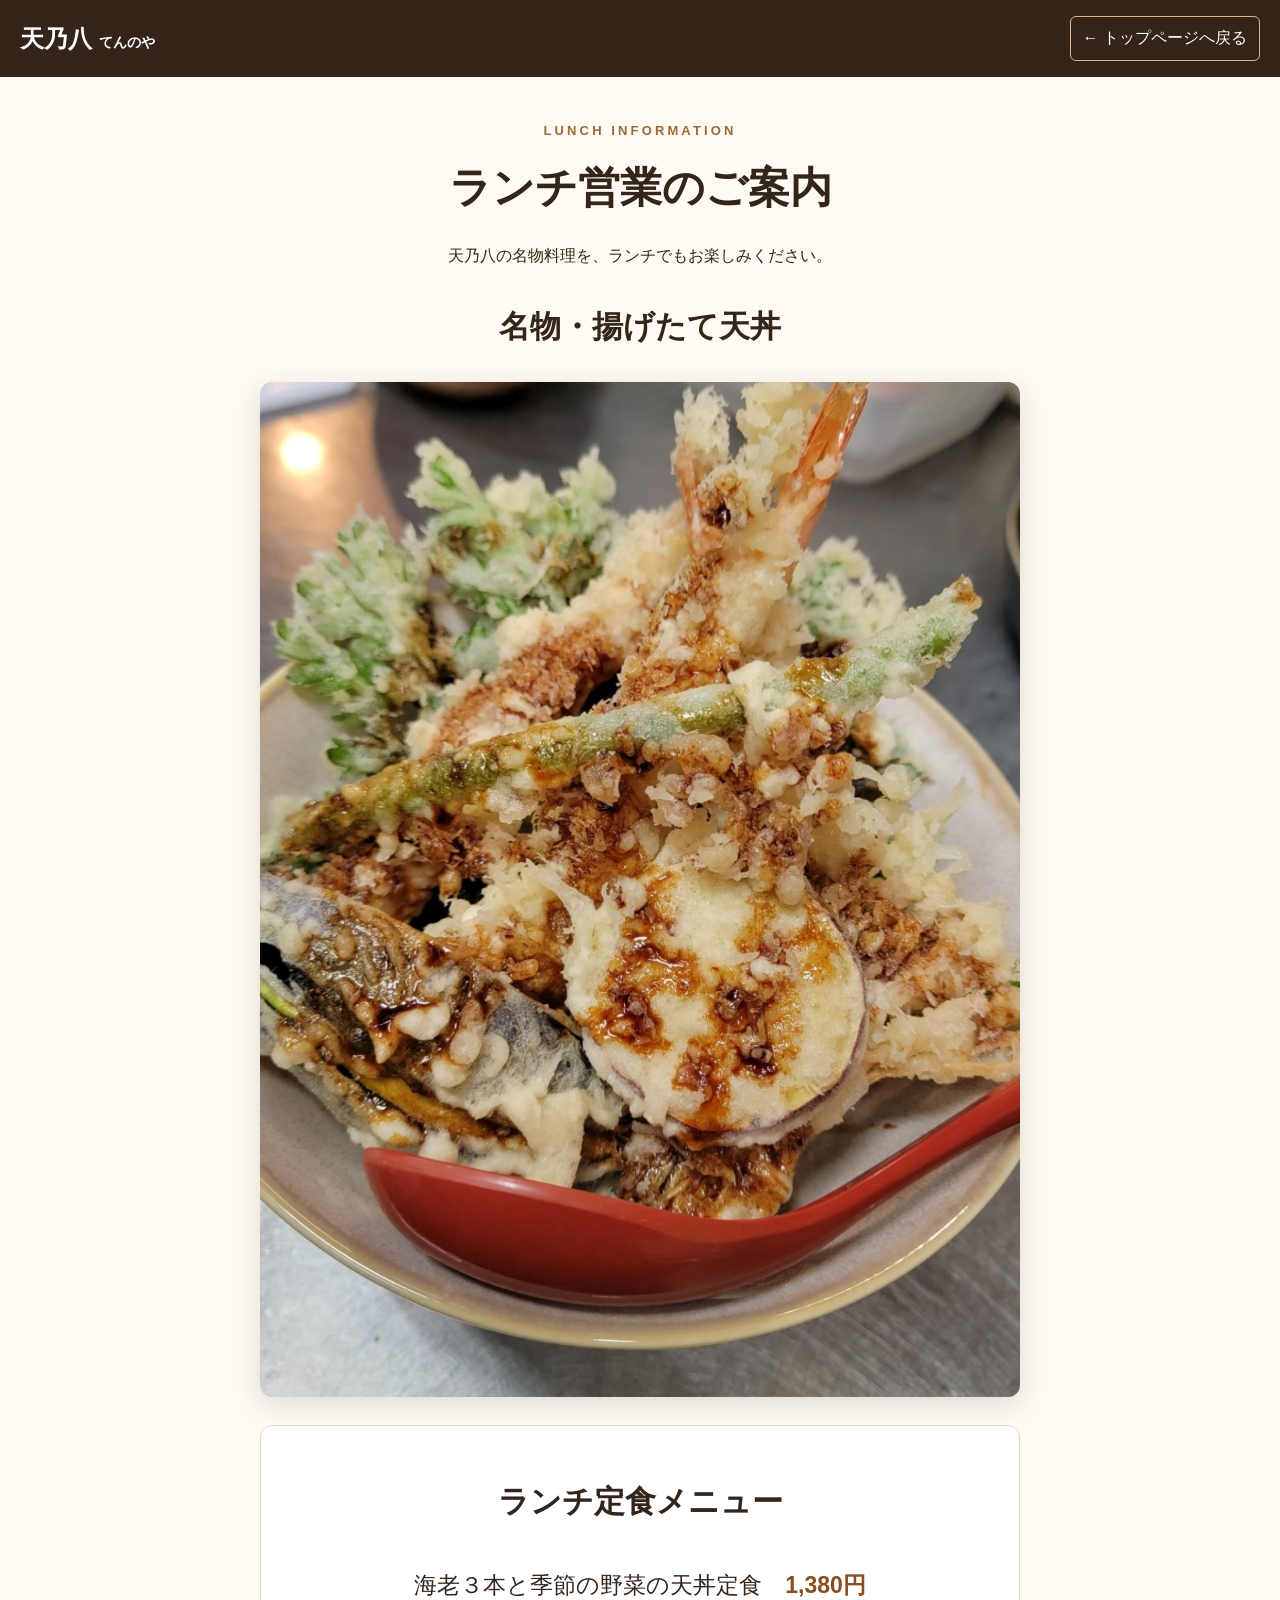
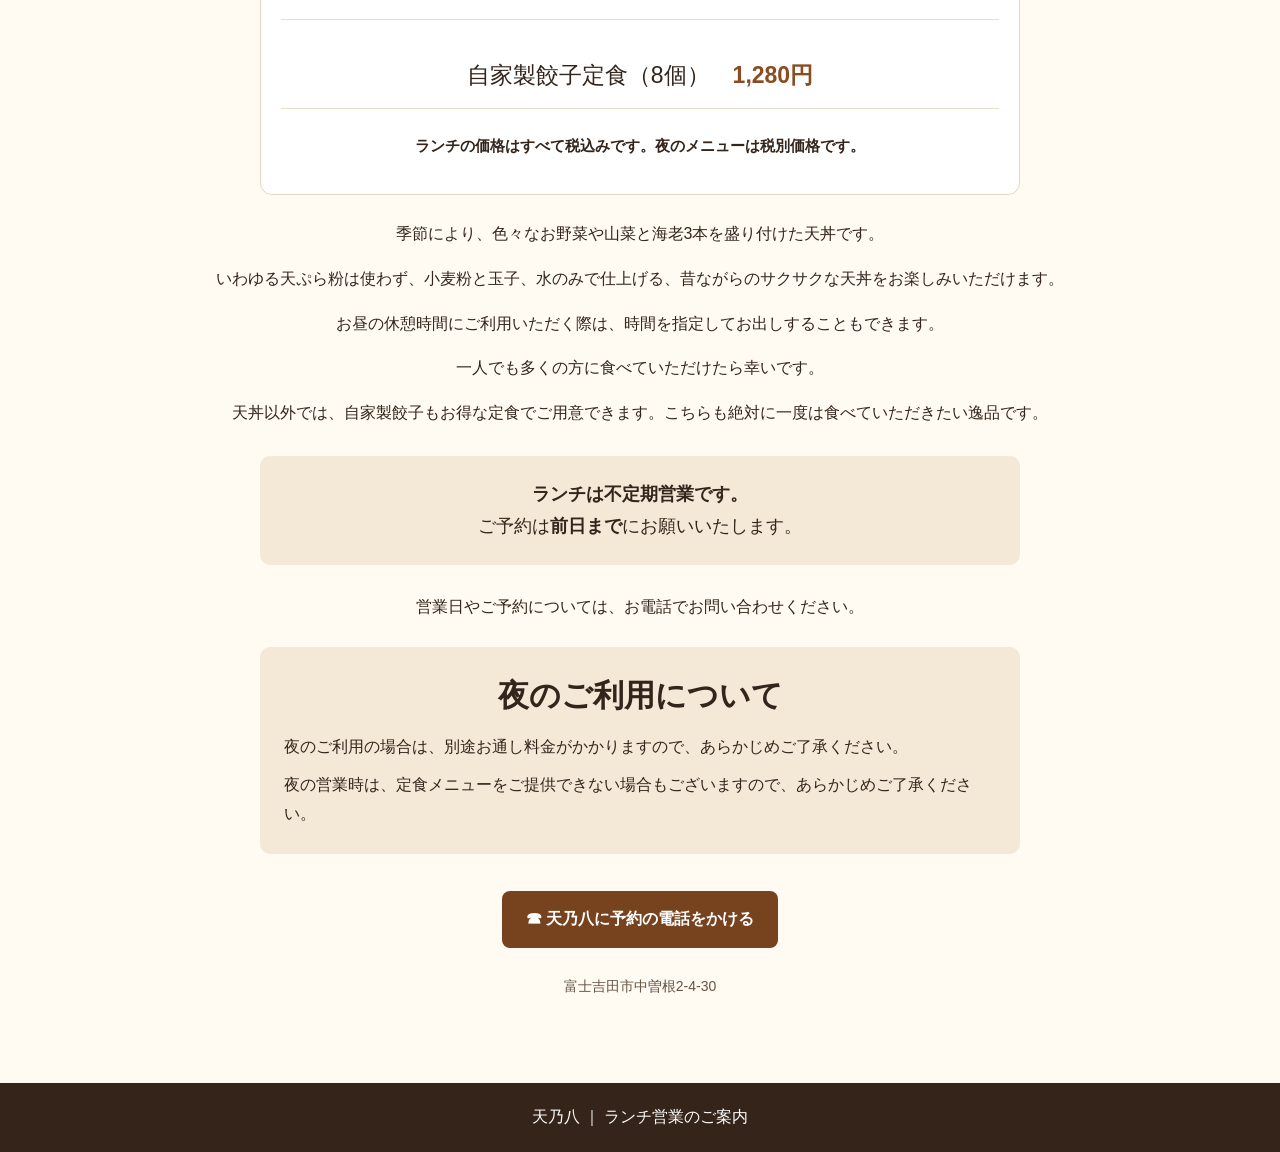
<file: lunch.html>
<!DOCTYPE html>

<html lang="ja"><head><meta charset="utf-8"/><meta content="width=device-width,initial-scale=1" name="viewport"/><title>ランチ営業のご案内 | 天乃八</title><style>*{box-sizing:border-box}body{margin:0;background:#fffaf2;color:#33251b;font-family:"Noto Sans JP","Yu Gothic",sans-serif;line-height:1.8}header{background:#342419;color:#fff;padding:16px 20px;display:flex;align-items:center;justify-content:space-between;gap:12px;flex-wrap:wrap}header strong{font-size:24px}a{color:inherit}header a{color:#fff;text-decoration:none;border:1px solid #d7b98a;padding:7px 12px;border-radius:6px}main{max-width:900px;margin:auto;padding:42px 20px 70px;text-align:center}.kicker{letter-spacing:.24em;color:#9a6b39;font-size:13px;font-weight:bold}h1{font-size:clamp(28px,5vw,42px);margin:8px 0 12px}h2{font-size:clamp(23px,4vw,31px);margin:28px 0 10px}.photo{width:100%;max-width:760px;border-radius:12px;box-shadow:0 8px 30px #0002;display:block;margin:28px auto;object-fit:contain}.note{background:#f4e8d7;border-radius:10px;padding:22px;margin:28px auto;max-width:760px;font-size:18px}.call{display:inline-block;background:#76431e;color:white;text-decoration:none;padding:14px 24px;border-radius:8px;font-weight:bold;margin:12px 0}.small{font-size:14px;color:#665447}footer{background:#342419;color:white;text-align:center;padding:20px}
#lunch-menu{max-width:760px;margin:25px auto;padding:20px;background:#fff;border:1px solid #e8d6c0;border-radius:12px}.menu-item{font-size:clamp(17px,3vw,23px);padding:12px 0;border-bottom:1px solid #eaded0}.menu-item strong{white-space:nowrap;color:#8a4d22}.tax-note{font-weight:bold;font-size:15px}#dinner-notes{max-width:760px;margin:25px auto;padding:16px 24px;background:#f4e8d7;border-radius:10px;text-align:left}#dinner-notes h2{text-align:center;margin:5px 0 10px}#dinner-notes p{margin:9px 0}</style></head><body><header><strong>天乃八 <span style="font-size:14px">てんのや</span></strong><a href="index.html">← トップページへ戻る</a></header><main><div class="kicker">LUNCH INFORMATION</div><h1>ランチ営業のご案内</h1><p>天乃八の名物料理を、ランチでもお楽しみください。</p><h2>名物・揚げたて天丼</h2><img alt="天乃八の名物・揚げたて天丼" class="photo" src="lunch-tendon.jpg"/><section id="lunch-menu"><h2>ランチ定食メニュー</h2><p class="menu-item">海老３本と季節の野菜の天丼定食　<strong>1,380円</strong></p><p class="menu-item">自家製餃子定食（8個）　<strong>1,280円</strong></p><p class="tax-note">ランチの価格はすべて税込みです。夜のメニューは税別価格です。</p></section><p>季節により、色々なお野菜や山菜と海老3本を盛り付けた天丼です。</p><p>いわゆる天ぷら粉は使わず、小麦粉と玉子、水のみで仕上げる、昔ながらのサクサクな天丼をお楽しみいただけます。</p><p>お昼の休憩時間にご利用いただく際は、時間を指定してお出しすることもできます。</p><p>一人でも多くの方に食べていただけたら幸いです。</p><p>天丼以外では、自家製餃子もお得な定食でご用意できます。こちらも絶対に一度は食べていただきたい逸品です。</p><div class="note"><strong>ランチは不定期営業です。</strong><br/>ご予約は<strong>前日まで</strong>にお願いいたします。</div><p>営業日やご予約については、お電話でお問い合わせください。</p><section id="dinner-notes"><h2>夜のご利用について</h2><p>夜のご利用の場合は、別途お通し料金がかかりますので、あらかじめご了承ください。</p><p>夜の営業時は、定食メニューをご提供できない場合もございますので、あらかじめご了承ください。</p></section><a class="call" href="tel:09052013677">☎ 天乃八に予約の電話をかける</a><p class="small">富士吉田市中曽根2-4-30</p></main><footer>天乃八 ｜ ランチ営業のご案内</footer></body></html>
</file>
